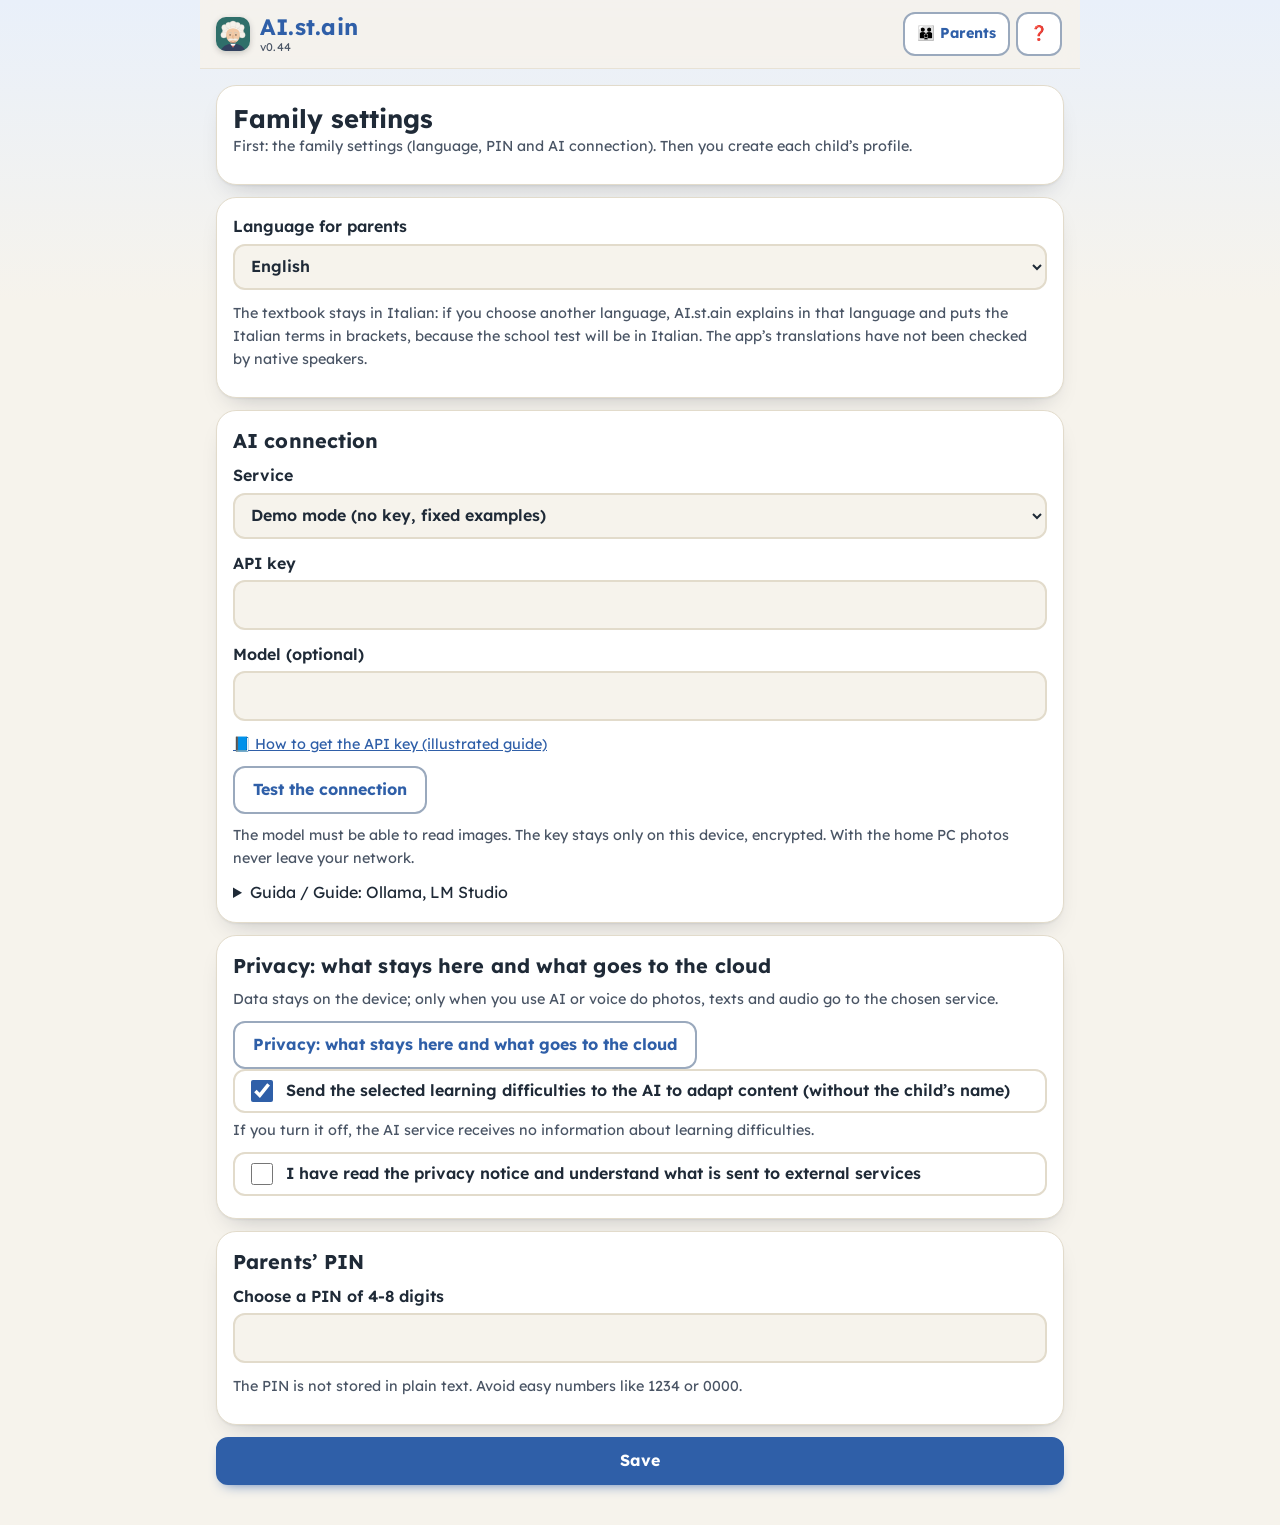
<file: index.html>
<!doctype html>
<html lang="it">
<head>
<meta charset="utf-8">
<meta http-equiv="Content-Security-Policy" content="default-src 'none'; script-src 'self'; style-src 'self'; style-src-attr 'unsafe-inline'; img-src 'self' data: blob:; font-src 'self'; connect-src 'self' https://api.anthropic.com https://openrouter.ai https://generativelanguage.googleapis.com https://api.groq.com http://localhost:* http://127.0.0.1:*; manifest-src 'self'; worker-src 'self'; base-uri 'none'; form-action 'none'; object-src 'none'">
<meta name="referrer" content="no-referrer">
<meta name="viewport" content="width=device-width, initial-scale=1, viewport-fit=cover">
<meta name="theme-color" content="#2f6f6a">
<meta name="color-scheme" content="light dark">
<title>AI.st.ain</title>
<meta name="description" content="App gratuita per studiare: dalle foto del libro a riassunti, schemi, mappe e test, con aiuti per i DSA. I dati restano sul dispositivo.">
<meta property="og:type" content="website">
<meta property="og:title" content="AI.st.ain, l'app di studio gratuita">
<meta property="og:description" content="Dalle foto del libro a riassunti, schemi, mappe e test, con aiuti per i DSA. Senza account: i dati restano sul dispositivo.">
<meta property="og:url" content="https://toskurim.github.io/Scio/presentazione.html">
<meta property="og:image" content="https://toskurim.github.io/Scio/icons/anteprima.png">
<meta property="og:image:width" content="1200">
<meta property="og:image:height" content="630">
<meta property="og:locale" content="it_IT">
<meta name="twitter:card" content="summary_large_image">
<link rel="manifest" href="manifest.webmanifest">
<link rel="icon" href="icons/favicon.svg" type="image/svg+xml">
<link rel="apple-touch-icon" href="icons/apple-touch-icon.png">
<link rel="stylesheet" href="style.css">
</head>
<body>
<noscript>AI.st.ain ha bisogno di JavaScript per funzionare.</noscript>
<main id="app"></main>
<div id="stampa" aria-hidden="true"></div>
<script src="i18n.js"></script>
<script src="app.js"></script>
</body>
</html>
</file>
<file: style.css>
/* Scio — stili. Font in locale (licenza OFL), nessuna risorsa esterna. */
@font-face{font-family:'Lexend';font-style:normal;font-weight:400;font-display:swap;src:url(fonts/lexend-latin-400-normal.woff2) format('woff2');unicode-range:U+0000-00FF,U+0131,U+0152-0153,U+02BB-02BC,U+02C6,U+02DA,U+02DC,U+0304,U+0308,U+0329,U+2000-206F,U+20AC,U+2122,U+2191,U+2193,U+2212,U+2215,U+FEFF,U+FFFD}
@font-face{font-family:'Lexend';font-style:normal;font-weight:400;font-display:swap;src:url(fonts/lexend-latin-ext-400-normal.woff2) format('woff2');unicode-range:U+0100-02BA,U+02BD-02C5,U+02C7-02CC,U+02CE-02D7,U+02DD-02FF,U+0304,U+0308,U+0329,U+1D00-1DBF,U+1E00-1E9F,U+1EF2-1EFF,U+2020,U+20A0-20AB,U+20AD-20C0,U+2113,U+2C60-2C7F,U+A720-A7FF}
@font-face{font-family:'Lexend';font-style:normal;font-weight:500;font-display:swap;src:url(fonts/lexend-latin-500-normal.woff2) format('woff2');unicode-range:U+0000-00FF,U+0131,U+0152-0153,U+02BB-02BC,U+02C6,U+02DA,U+02DC,U+0304,U+0308,U+0329,U+2000-206F,U+20AC,U+2122,U+2191,U+2193,U+2212,U+2215,U+FEFF,U+FFFD}
@font-face{font-family:'Lexend';font-style:normal;font-weight:500;font-display:swap;src:url(fonts/lexend-latin-ext-500-normal.woff2) format('woff2');unicode-range:U+0100-02BA,U+02BD-02C5,U+02C7-02CC,U+02CE-02D7,U+02DD-02FF,U+0304,U+0308,U+0329,U+1D00-1DBF,U+1E00-1E9F,U+1EF2-1EFF,U+2020,U+20A0-20AB,U+20AD-20C0,U+2113,U+2C60-2C7F,U+A720-A7FF}
@font-face{font-family:'Lexend';font-style:normal;font-weight:600;font-display:swap;src:url(fonts/lexend-latin-600-normal.woff2) format('woff2');unicode-range:U+0000-00FF,U+0131,U+0152-0153,U+02BB-02BC,U+02C6,U+02DA,U+02DC,U+0304,U+0308,U+0329,U+2000-206F,U+20AC,U+2122,U+2191,U+2193,U+2212,U+2215,U+FEFF,U+FFFD}
@font-face{font-family:'Lexend';font-style:normal;font-weight:600;font-display:swap;src:url(fonts/lexend-latin-ext-600-normal.woff2) format('woff2');unicode-range:U+0100-02BA,U+02BD-02C5,U+02C7-02CC,U+02CE-02D7,U+02DD-02FF,U+0304,U+0308,U+0329,U+1D00-1DBF,U+1E00-1E9F,U+1EF2-1EFF,U+2020,U+20A0-20AB,U+20AD-20C0,U+2113,U+2C60-2C7F,U+A720-A7FF}
@font-face{font-family:'Lexend';font-style:normal;font-weight:700;font-display:swap;src:url(fonts/lexend-latin-700-normal.woff2) format('woff2');unicode-range:U+0000-00FF,U+0131,U+0152-0153,U+02BB-02BC,U+02C6,U+02DA,U+02DC,U+0304,U+0308,U+0329,U+2000-206F,U+20AC,U+2122,U+2191,U+2193,U+2212,U+2215,U+FEFF,U+FFFD}
@font-face{font-family:'Lexend';font-style:normal;font-weight:700;font-display:swap;src:url(fonts/lexend-latin-ext-700-normal.woff2) format('woff2');unicode-range:U+0100-02BA,U+02BD-02C5,U+02C7-02CC,U+02CE-02D7,U+02DD-02FF,U+0304,U+0308,U+0329,U+1D00-1DBF,U+1E00-1E9F,U+1EF2-1EFF,U+2020,U+20A0-20AB,U+20AD-20C0,U+2113,U+2C60-2C7F,U+A720-A7FF}
@font-face{font-family:'Andika';font-style:normal;font-weight:400;font-display:swap;src:url(fonts/andika-latin-400-normal.woff2) format('woff2');unicode-range:U+0000-00FF,U+0131,U+0152-0153,U+02BB-02BC,U+02C6,U+02DA,U+02DC,U+0304,U+0308,U+0329,U+2000-206F,U+20AC,U+2122,U+2191,U+2193,U+2212,U+2215,U+FEFF,U+FFFD}
@font-face{font-family:'Andika';font-style:normal;font-weight:400;font-display:swap;src:url(fonts/andika-latin-ext-400-normal.woff2) format('woff2');unicode-range:U+0100-02BA,U+02BD-02C5,U+02C7-02CC,U+02CE-02D7,U+02DD-02FF,U+0304,U+0308,U+0329,U+1D00-1DBF,U+1E00-1E9F,U+1EF2-1EFF,U+2020,U+20A0-20AB,U+20AD-20C0,U+2113,U+2C60-2C7F,U+A720-A7FF}
@font-face{font-family:'Andika';font-style:normal;font-weight:700;font-display:swap;src:url(fonts/andika-latin-700-normal.woff2) format('woff2');unicode-range:U+0000-00FF,U+0131,U+0152-0153,U+02BB-02BC,U+02C6,U+02DA,U+02DC,U+0304,U+0308,U+0329,U+2000-206F,U+20AC,U+2122,U+2191,U+2193,U+2212,U+2215,U+FEFF,U+FFFD}
@font-face{font-family:'Andika';font-style:normal;font-weight:700;font-display:swap;src:url(fonts/andika-latin-ext-700-normal.woff2) format('woff2');unicode-range:U+0100-02BA,U+02BD-02C5,U+02C7-02CC,U+02CE-02D7,U+02DD-02FF,U+0304,U+0308,U+0329,U+1D00-1DBF,U+1E00-1E9F,U+1EF2-1EFF,U+2020,U+20A0-20AB,U+20AD-20C0,U+2113,U+2C60-2C7F,U+A720-A7FF}
@font-face{font-family:'Atkinson Hyperlegible';font-style:normal;font-weight:400;font-display:swap;src:url(fonts/atkinson-hyperlegible-latin-400-normal.woff2) format('woff2');unicode-range:U+0000-00FF,U+0131,U+0152-0153,U+02BB-02BC,U+02C6,U+02DA,U+02DC,U+0304,U+0308,U+0329,U+2000-206F,U+20AC,U+2122,U+2191,U+2193,U+2212,U+2215,U+FEFF,U+FFFD}
@font-face{font-family:'Atkinson Hyperlegible';font-style:normal;font-weight:400;font-display:swap;src:url(fonts/atkinson-hyperlegible-latin-ext-400-normal.woff2) format('woff2');unicode-range:U+0100-02BA,U+02BD-02C5,U+02C7-02CC,U+02CE-02D7,U+02DD-02FF,U+0304,U+0308,U+0329,U+1D00-1DBF,U+1E00-1E9F,U+1EF2-1EFF,U+2020,U+20A0-20AB,U+20AD-20C0,U+2113,U+2C60-2C7F,U+A720-A7FF}
@font-face{font-family:'Atkinson Hyperlegible';font-style:normal;font-weight:700;font-display:swap;src:url(fonts/atkinson-hyperlegible-latin-700-normal.woff2) format('woff2');unicode-range:U+0000-00FF,U+0131,U+0152-0153,U+02BB-02BC,U+02C6,U+02DA,U+02DC,U+0304,U+0308,U+0329,U+2000-206F,U+20AC,U+2122,U+2191,U+2193,U+2212,U+2215,U+FEFF,U+FFFD}
@font-face{font-family:'Atkinson Hyperlegible';font-style:normal;font-weight:700;font-display:swap;src:url(fonts/atkinson-hyperlegible-latin-ext-700-normal.woff2) format('woff2');unicode-range:U+0100-02BA,U+02BD-02C5,U+02C7-02CC,U+02CE-02D7,U+02DD-02FF,U+0304,U+0308,U+0329,U+1D00-1DBF,U+1E00-1E9F,U+1EF2-1EFF,U+2020,U+20A0-20AB,U+20AD-20C0,U+2113,U+2C60-2C7F,U+A720-A7FF}
:root{--fs:1}
[data-tema=calmo]{--bg:#F6F3EC;--card:#FFFFFF;--ink:#1F2A37;--muted:#4A5565;--accent:#2F5FA8;--acc-ink:#FFFFFF;--border:#D8D1C0;--soft:#DCE8F7;--mark:#FFE9A8;--mark-ink:#1F2A37;--ok:#D9EEE3;--ok-ink:#14543A;--warn:#FBE7C2;--warn-ink:#6B4208;--font:'Lexend',system-ui,sans-serif;--r:16px;--bw:2px;--shadow:none}
[data-tema=gioco]{--bg:#FFF1CC;--card:#FFFFFF;--ink:#2B1B4D;--muted:#4B3A74;--accent:#6C3FC5;--acc-ink:#FFFFFF;--border:#2B1B4D;--soft:#EFE8FF;--mark:#FFC93C;--mark-ink:#2B1B4D;--ok:#B8F0D2;--ok-ink:#2B1B4D;--warn:#FFD9A0;--warn-ink:#2B1B4D;--font:'Atkinson Hyperlegible',system-ui,sans-serif;--r:22px;--bw:3px;--shadow:0 5px 0 #2B1B4D}
[data-tema=notte]{--bg:#161B24;--card:#212936;--ink:#E6EAF0;--muted:#B4BDCB;--accent:#5ED1C0;--acc-ink:#0C1F1C;--border:#3A465A;--soft:#2A3342;--mark:#F2B84B;--mark-ink:#1B1500;--ok:#1F3D36;--ok-ink:#BFF0E6;--warn:#4A3A1A;--warn-ink:#F6D58F;--font:'Andika',system-ui,sans-serif;--r:16px;--bw:2px;--shadow:none}
*{box-sizing:border-box}
html{font-size:calc(16px * var(--fs))}
body{margin:0;background:var(--bg);color:var(--ink);font-family:var(--font);line-height:var(--lh,1.6);letter-spacing:var(--ls,0);word-spacing:var(--ws,0)}
#app{max-width:880px;margin:0 auto;padding:16px 16px 40px}
h1{font-size:1.6rem;line-height:1.3;margin:0}
h2{font-size:1.25rem;line-height:1.4;margin:0 0 8px}
h3{font-size:1.1rem;margin:0 0 6px}
p{margin:0 0 10px}
.bar{display:flex;align-items:center;justify-content:space-between;gap:8px;margin-bottom:16px;flex-wrap:wrap}
.brand{font-weight:700;font-size:1.4rem;color:var(--accent)}
.brand{background:none;border:0;padding:4px 8px;margin-left:-8px;border-radius:10px;cursor:pointer;font-family:inherit;text-align:left;min-height:44px}
.brand:focus-visible{outline:3px solid var(--accent);outline-offset:2px}
.brand small{font-size:.7rem;color:var(--muted);font-weight:400;margin-left:6px}
.row{display:flex;gap:8px;flex-wrap:wrap;align-items:center}
.card{background:var(--card);border:var(--bw) solid var(--border);border-radius:var(--r);padding:16px;margin-bottom:12px;box-shadow:var(--shadow)}
.btn{min-height:48px;padding:0 18px;border:var(--bw) solid var(--accent);border-radius:calc(var(--r) - 4px);background:var(--accent);color:var(--acc-ink);font:inherit;font-weight:700;cursor:pointer;display:inline-flex;align-items:center;justify-content:center;gap:8px;text-decoration:none}
.btn.sec{background:var(--card);color:var(--accent)}
.btn.full{width:100%}
.btn.small{min-height:44px;padding:0 12px;font-size:.9rem}
.btn:disabled{opacity:.5;cursor:default}
.chip{display:inline-block;padding:4px 12px;border-radius:999px;background:var(--soft);color:var(--ink);font-size:.85rem;font-weight:700;border:2px solid transparent}
.chip.ok{background:var(--ok);color:var(--ok-ink)}
.chip.warn{background:var(--warn);color:var(--warn-ink)}
.tabs{display:flex;gap:6px;overflow-x:auto;margin-bottom:12px;padding-bottom:4px}
.tab{min-height:44px;padding:0 16px;border:var(--bw) solid var(--border);border-radius:999px;background:var(--card);color:var(--ink);font:inherit;font-weight:600;cursor:pointer;white-space:nowrap}
.tab.on{background:var(--accent);color:var(--acc-ink);border-color:var(--accent)}
label.f{display:flex;flex-direction:column;gap:4px;margin-bottom:12px;font-weight:600}
input[type=text],input[type=password],input[type=number],select,textarea{font:inherit;padding:10px 12px;border:2px solid var(--border);border-radius:12px;background:var(--bg);color:var(--ink);width:100%}
textarea{resize:vertical;min-height:80px}
.chk{display:flex;align-items:center;gap:10px;min-height:44px;padding:6px 12px;border:2px solid var(--border);border-radius:12px;margin-bottom:6px;background:var(--card);font-weight:600}
.chk input{width:22px;height:22px;accent-color:var(--accent)}
mark{background:var(--mark);color:var(--mark-ink);padding:0 4px;border-radius:4px;-webkit-print-color-adjust:exact;print-color-adjust:exact}
mark.m-d{background:#BFDDF5;color:#10243A;font-weight:700}
mark.m-p{background:#C8EBC9;color:#10301A;text-decoration:underline;text-decoration-thickness:2px;text-underline-offset:3px}
.legenda{margin:10px 0;padding:8px 12px;border:var(--bw) solid var(--border);border-radius:12px;font-size:.95rem;line-height:2}
.dsainfo{margin:2px 0 12px 32px;padding:10px 14px;border-left:4px solid var(--accent);background:var(--soft);border-radius:8px;font-size:.95rem}
.dsainfo ul{margin:4px 0 4px 18px;padding:0}
.muted{color:var(--muted);font-size:.9rem}
.opt{display:block;width:100%;text-align:left;min-height:52px;padding:10px 14px;margin-bottom:8px;border:var(--bw) solid var(--border);border-radius:calc(var(--r) - 4px);background:var(--card);color:var(--ink);font:inherit;font-weight:600;cursor:pointer}
.opt.sel{border-color:var(--accent);background:var(--soft)}
.opt.good{background:var(--ok);color:var(--ok-ink);border-color:var(--ok-ink)}
.opt.bad{background:var(--warn);color:var(--warn-ink);border-color:var(--warn-ink)}
.fb{padding:12px 14px;border-radius:calc(var(--r) - 4px);margin:10px 0;border:2px solid var(--border);background:var(--soft)}
.fb.ok{background:var(--ok);color:var(--ok-ink)}
.fb.warn{background:var(--warn);color:var(--warn-ink)}
 #stampa{display:none}
@media print{
  body{background:#fff!important;color:#000!important}
  #app,.toast{display:none!important}
  #stampa{display:block;color:#000;background:#fff;font-size:12pt;line-height:1.55}
  #stampa h1{font-size:21pt;margin:0 0 2pt} #stampa .meta{color:#444;margin:0 0 10pt;font-size:10pt}
  #stampa h2{font-size:14pt;margin:16pt 0 6pt;border-bottom:1px solid #888;padding-bottom:2pt;break-after:avoid}
  #stampa h3{font-size:12pt;margin:8pt 0 2pt;break-after:avoid}
  #stampa mark{background:#ffe9a0;color:#000;padding:0 1pt}
  #stampa mark.m-d{background:#BFDDF5;font-weight:700} #stampa mark.m-p{background:#C8EBC9;text-decoration:underline}
  #stampa .legenda{border:1px solid #777;border-radius:6pt;padding:4pt 8pt;margin:6pt 0 10pt;font-size:10pt;line-height:2}
  #stampa .nuova{break-before:page}
  #stampa h3{break-after:avoid}
  #stampa .ramo{break-inside:avoid;border:1px solid #777;border-radius:6pt;padding:5pt 10pt;margin:6pt 0}
  #stampa .radice{display:inline-block;border:2px solid #000;border-radius:8pt;padding:4pt 12pt;font-weight:700;margin-bottom:6pt}
  #stampa ul{margin:2pt 0 2pt 16pt;padding:0} #stampa p{margin:3pt 0}
  @page{margin:16mm}
}
.mat-grid{display:grid;grid-template-columns:repeat(auto-fill,minmax(160px,1fr));gap:12px;margin-bottom:16px}
.mat{display:flex;flex-direction:column;align-items:flex-start;justify-content:center;gap:4px;min-height:96px;padding:14px 16px;border:var(--bw) solid var(--border);border-radius:var(--r);background:var(--card);color:var(--ink);font:inherit;text-align:left;cursor:pointer;box-shadow:var(--shadow)}
.mat b{font-size:1.15rem}
.mat:focus-visible,.mat:hover{border-color:var(--accent)}
.thumbs{display:flex;gap:8px;flex-wrap:wrap;margin:10px 0}
.th{position:relative;width:140px}
.th img{width:140px;height:140px;object-fit:cover;border-radius:12px;border:2px solid var(--border)}
.th .row{margin-top:4px;gap:2px;flex-wrap:nowrap}
.th button{min-width:44px;min-height:44px;border:2px solid var(--border);background:var(--card);color:var(--ink);border-radius:10px;font:inherit;cursor:pointer}
.tree{border-left:4px solid var(--accent);padding-left:14px;margin:8px 0 16px}
.tree ul{margin:6px 0;padding-left:20px}
.step{display:flex;gap:10px;align-items:flex-start}
.num{min-width:30px;height:30px;border-radius:15px;background:var(--accent);color:var(--acc-ink);display:flex;align-items:center;justify-content:center;font-weight:700;font-size:.9rem;flex-shrink:0}
.num.done{background:var(--ok-ink);color:var(--ok)}
.spin{position:relative;width:40px;height:40px;margin-inline-end:22px;vertical-align:middle;border-radius:10px;background:url(icons/favicon.svg) center/cover no-repeat;animation:pensa 1.8s ease-in-out infinite;display:inline-block}
.spin::after{content:"";position:absolute;top:2px;inset-inline-end:-18px;width:5px;height:5px;border-radius:50%;background:var(--accent);box-shadow:7px -6px 0 1px var(--accent),15px -13px 0 2px var(--accent);animation:bolle 1.8s ease-in-out infinite}
@keyframes pensa{0%,100%{transform:rotate(-4deg) translateY(0)}50%{transform:rotate(4deg) translateY(-3px)}}
@keyframes bolle{0%,100%{opacity:.25}50%{opacity:1}}
@keyframes g{to{transform:rotate(360deg)}}
@media (prefers-reduced-motion:reduce){.spin,.spin::after{animation:none}}
.toast{position:fixed;left:50%;bottom:20px;transform:translateX(-50%);background:var(--ink);color:var(--bg);padding:12px 18px;border-radius:12px;max-width:90%;z-index:9}
a{color:var(--accent)}
:focus-visible{outline:3px solid var(--accent);outline-offset:2px}

/* v0.7: lettura con parola evidenziata, aspetto, lingue da destra a sinistra */
.lettura-testo{max-height:50vh;overflow:auto;padding:8px 4px;font-size:1.05rem;line-height:var(--lh,1.8)}
.lettura-testo .ora{background:var(--mark);color:var(--mark-ink);border-radius:4px;box-shadow:0 0 0 2px var(--accent)}
#anteprima{margin-top:8px}
input[type=range]{width:100%;min-height:36px}
#mic.on{outline:3px solid var(--accent);animation:pulsa 1s infinite}
@keyframes pulsa{50%{opacity:.6}}
[dir=rtl] .brand{text-align:right;margin-left:0;margin-right:-8px}
[dir=rtl] .dsainfo{margin:2px 32px 12px 0;border-left:0;border-right:4px solid var(--accent)}
[dir=rtl] .dsainfo ul{margin:4px 18px 4px 0}
[dir=rtl] .tree{border-left:0;border-right:4px solid var(--accent);padding-left:0;padding-right:14px}
[dir=rtl] .tree ul{padding-left:0;padding-right:20px}

/* v0.10: mappe concettuali */
.mappa-wrap{overflow:auto;max-height:70vh;margin-top:10px;border:1px solid var(--border);border-radius:10px;background:var(--card)}
.mp-svg{display:block;max-width:none}
.mappa-wrap .mp-svg{max-width:none}
#stampa .mp-svg{max-width:100%;height:auto}
.mp-arco{fill:none;stroke:var(--muted);stroke-width:2}
.mp-cross{stroke-dasharray:6 5}
.mp-fr{fill:var(--muted)}
.mp-lab{fill:var(--card);stroke:var(--border);stroke-width:1}
.mp-lt{font-size:12px;fill:var(--ink);font-family:inherit}
.mp-n{stroke:var(--accent);stroke-width:2}
.mp-d0{fill:var(--accent)} .mp-d1{fill:var(--soft)} .mp-d2{fill:var(--card)} .mp-d3{fill:var(--card);stroke:var(--border)}
.mp-t{font-size:14px;font-family:inherit;font-weight:600}
.mp-td0{fill:var(--acc-ink)} .mp-td1,.mp-td2,.mp-td3{fill:var(--ink)}
@media print{
  @page mappa{size:landscape}
  #stampa .mappa-pg{page:mappa}
  #stampa .mp-d0{fill:#222} #stampa .mp-td0{fill:#fff}
  #stampa .mp-d1,#stampa .mp-d2,#stampa .mp-d3{fill:#fff} #stampa .mp-td1,#stampa .mp-td2,#stampa .mp-td3,#stampa .mp-lt{fill:#000}
  #stampa .mp-n{stroke:#000} #stampa .mp-arco{stroke:#000} #stampa .mp-fr{fill:#000} #stampa .mp-lab{fill:#fff;stroke:#888}
}

/* v0.11: modifica della mappa */
.mp-click{cursor:pointer}
.mp-click:hover .mp-n{stroke-width:4}
.mp-n.mp-sel{stroke:var(--ink);stroke-width:5}
#mp-pannello ul{padding-left:20px}
#mp-pannello li{margin-bottom:6px}

/* v0.12: statistiche per i genitori */
.st-svg{display:block;max-width:100%;height:auto}
.st-bar{fill:var(--accent)} .st-zero{fill:var(--border)}
.st-ok{fill:var(--accent)} .st-basso{fill:var(--card);stroke:var(--accent);stroke-width:2;stroke-dasharray:4 3}
.st-t{font-size:10px;fill:var(--ink);font-family:inherit} .st-d{fill:var(--muted)}
.st-soglia{stroke:var(--muted);stroke-width:1.5;stroke-dasharray:5 4}
.st-scroll{overflow-x:auto}
.st-tab{border-collapse:collapse;width:100%;font-size:.95rem}
.st-tab th,.st-tab td{border-bottom:1px solid var(--border);padding:6px 8px;text-align:left}
[dir=rtl] .st-tab th,[dir=rtl] .st-tab td{text-align:right}
@media print{
  #stampa .st-bar,#stampa .st-ok{fill:#333} #stampa .st-basso{fill:#fff;stroke:#000} #stampa .st-t{fill:#000} #stampa .st-zero{fill:#999} #stampa .st-soglia{stroke:#000}
  #stampa .st-tab{border-collapse:collapse;width:100%} #stampa .st-tab th,#stampa .st-tab td{border-bottom:1px solid #888;padding:3pt 6pt;text-align:left}
  #stampa .st-svg{max-width:100%;height:auto;break-inside:avoid} #stampa h3{break-after:avoid}
}

/* v0.14 */
.badges{display:flex;flex-wrap:wrap;gap:8px;margin-top:8px}
.badge{padding:6px 10px;border:1px solid var(--border);border-radius:999px;font-size:.9rem;color:var(--muted)}
.badge.on{background:var(--soft);color:var(--ink);border-color:var(--accent);font-weight:600}
progress{width:100%;height:14px;accent-color:var(--accent)}
.mappa-wrap.edit .mp-drag{cursor:grab}
.mp-drag,.mp-drag *{touch-action:none}
.mappa-wrap.edit .mp-dlab .mp-lab{stroke:var(--accent);stroke-dasharray:3 2}
@media print{
  @page mappa{size:landscape;margin:12mm}
  #stampa .mappa-pg{page:mappa;break-before:page;break-after:page}
  #stampa section:first-child .mappa-pg,#stampa .mappa-pg:first-child{break-before:auto}
  #stampa .mappa-pg .mp-svg{width:100%;height:152mm;max-width:100%}
  #stampa .nuova-pg{break-before:page}
  #stampa p,#stampa li{orphans:3;widows:3}
  #stampa li{break-inside:avoid}
  #stampa .es-pr{break-inside:avoid;margin-bottom:8pt}
  #stampa .rispo{height:26mm;border-bottom:1px dotted #888}
  #stampa section{break-inside:auto}
}

/* v0.16 */
.bolla{padding:10px 12px;border-radius:14px;margin:8px 0;max-width:92%;line-height:1.5}
.bolla.ai{background:var(--soft)}
.bolla.io{background:var(--card);border:1px solid var(--border);margin-left:auto}
.mic-grande{font-size:1.15rem;padding:14px 22px;min-height:52px}
.btn.rec{background:var(--warn);color:var(--warn-ink);border-color:var(--warn-ink)}
.rec-dot{color:var(--warn-ink)}
#or-live{min-height:3em;margin:6px 0}

/* ===== v0.23: grafica più curata, tutorial con frecce, questionario DSA ===== */
[data-tema=calmo]{--shadow:0 1px 2px rgba(20,30,50,.06),0 12px 26px -14px rgba(20,30,50,.28);--border:#E2DBCB}
[data-tema=notte]{--shadow:0 1px 2px rgba(0,0,0,.4),0 12px 26px -14px rgba(0,0,0,.7)}
body[data-tema=calmo]{background:linear-gradient(180deg,#E9F0FA 0,#F6F3EC 300px) no-repeat,var(--bg)}
body[data-tema=notte]{background:linear-gradient(180deg,#1E2837 0,#161B24 320px) no-repeat,var(--bg)}
body[data-tema=gioco]{background:radial-gradient(#F6D77C 2px,transparent 2.5px) 0 0/24px 24px,var(--bg)}
.bar{top:0;z-index:6;margin:-16px -16px 16px;padding:10px 16px;background:color-mix(in srgb,var(--bg) 86%,transparent);-webkit-backdrop-filter:blur(10px);backdrop-filter:blur(10px);border-bottom:1px solid color-mix(in srgb,var(--border) 70%,transparent)}
.brand{display:inline-flex;align-items:center;gap:10px;letter-spacing:.01em}
.brand-ico{width:34px;height:34px;border-radius:10px;box-shadow:0 2px 6px rgba(0,0,0,.2);flex:none}
.brand span{display:flex;flex-direction:column;line-height:1.1}
.brand small{margin:2px 0 0}
.nav{flex-wrap:wrap;gap:6px;padding:2px}
.nav .btn{white-space:nowrap;padding:0 12px}
@media (max-width:620px){.bar{flex-wrap:wrap}.nav{width:100%}}
[data-tema=calmo] .card,[data-tema=notte] .card{border-width:1px}
.card{border-radius:calc(var(--r) + 4px)}
.btn,.mat,.tab,.opt{transition:transform .12s ease,box-shadow .15s ease,background-color .15s,border-color .15s}
.btn:hover:not(:disabled){transform:translateY(-1px)}
.btn:active:not(:disabled){transform:translateY(0) scale(.98)}
[data-tema=calmo] .btn:not(.sec),[data-tema=notte] .btn:not(.sec){box-shadow:0 6px 14px -8px var(--accent)}
.btn.sec{border-color:color-mix(in srgb,var(--accent) 40%,var(--border))}
.btn.sec:hover:not(:disabled){background:var(--soft)}
.hero{display:flex;align-items:center;gap:16px;padding:18px;margin-bottom:18px;border-radius:calc(var(--r) + 8px);background:linear-gradient(135deg,var(--soft),var(--card) 75%);border:1px solid var(--border);box-shadow:var(--shadow)}
.hero img{width:64px;height:64px;border-radius:18px;flex:none;box-shadow:0 6px 14px -6px rgba(0,0,0,.35)}
.hero h1{font-size:1.7rem}
.hero p{margin:4px 0 0}
.mat{position:relative;gap:8px;min-height:120px}
.mat:hover{transform:translateY(-2px)}
.mat-ico{width:46px;height:46px;border-radius:14px;display:grid;place-items:center;font-size:1.5rem;background:hsl(var(--h,210) 75% 90%)}
[data-tema=notte] .mat-ico{background:hsl(var(--h,210) 35% 26%)}
.tab.on{box-shadow:0 6px 14px -8px var(--accent)}
h2{letter-spacing:.005em}
.promo{background:linear-gradient(135deg,var(--soft),var(--card) 80%)}
#app.entra>*{animation:entra .32s ease both}
#app.entra>*:nth-child(2){animation-delay:.04s}#app.entra>*:nth-child(3){animation-delay:.08s}#app.entra>*:nth-child(4){animation-delay:.12s}#app.entra>*:nth-child(n+5){animation-delay:.16s}
@keyframes entra{from{opacity:0;transform:translateY(10px)}}
/* tutorial con frecce */
#tour{position:fixed;inset:0;z-index:100}
.tour-spot{position:fixed;border-radius:14px;box-shadow:0 0 0 9999px rgba(10,15,25,.68);outline:3px solid #fff;pointer-events:none;transition:left .25s ease,top .25s ease,width .25s ease,height .25s ease}
.tour-spot::after{content:"";position:absolute;inset:-9px;border-radius:20px;border:3px solid var(--accent);animation:tourpulse 1.5s ease-out infinite}
@keyframes tourpulse{0%{transform:scale(.96);opacity:1}100%{transform:scale(1.08);opacity:0}}
.tour-arrow{position:fixed;inset:0;width:100%;height:100%;pointer-events:none;overflow:visible}
.tour-arrow>path{fill:none;stroke:#fff;stroke-width:3.5;stroke-linecap:round;stroke-dasharray:9 7;animation:tourdash .9s linear infinite;filter:drop-shadow(0 1px 3px rgba(0,0,0,.6))}
@keyframes tourdash{to{stroke-dashoffset:-16}}
.tour-box{position:fixed;background:var(--card);color:var(--ink);border-radius:20px;padding:16px;border:2px solid var(--accent);box-shadow:0 20px 44px -10px rgba(0,0,0,.6);outline:none}
.tour-box .tour-t{font-size:1.05rem;font-weight:600;margin:4px 0 12px}
.tour-n{font-size:.8rem}
.tour-btns{justify-content:flex-end}
/* questionario DSA */
.dsaq{position:fixed;inset:0;z-index:90;background:rgba(10,15,25,.62);display:flex;align-items:center;justify-content:center;padding:12px}
.dsaq-box{background:var(--card);color:var(--ink);width:100%;max-width:640px;max-height:calc(100vh - 24px);overflow:auto;border-radius:24px;padding:20px;box-shadow:0 24px 60px -16px rgba(0,0,0,.6)}
.dsaq-prog{height:8px;border-radius:99px;background:var(--soft);margin-bottom:10px;overflow:hidden}
.dsaq-prog span{display:block;height:100%;background:var(--accent);border-radius:99px;transition:width .3s}
.dq{border:0;border-bottom:1px solid var(--border);padding:12px 0;margin:0}
.dq legend{font-weight:600;padding:0;margin-bottom:8px}
.dq .opts{display:flex;gap:6px;flex-wrap:wrap}
.dq label{position:relative;flex:1;min-width:92px;min-height:44px;display:flex;align-items:center;justify-content:center;text-align:center;border:2px solid var(--border);border-radius:12px;padding:8px 6px;font-weight:600;cursor:pointer;background:var(--card)}
.dq input{position:absolute;opacity:0;inset:0;cursor:pointer}
.dq label:has(input:checked){background:var(--accent);color:var(--acc-ink);border-color:var(--accent)}
.dq label:focus-within{outline:3px solid var(--accent);outline-offset:2px}
@media (prefers-reduced-motion:reduce){#app.entra>*,.tour-spot::after,.tour-arrow path,.btn,.mat{animation:none!important;transition:none!important}}
@media print{#tour,.dsaq{display:none!important}}
.tour-spot{z-index:1}.tour-arrow{z-index:2}.tour-box{z-index:3}
@media (min-width:700px){.bar{position:sticky}}

/* v0.25: mappa concettuale a tutto schermo */
.mp-full{display:flex;flex-direction:column;gap:8px;height:100vh;height:100dvh;margin:-16px;padding:10px 12px;background:var(--bg)}
.mp-full-bar{display:flex;align-items:center;gap:12px}
.mp-full-t{font-size:1.1rem;overflow:hidden;text-overflow:ellipsis;white-space:nowrap}
.mp-full-map{flex:1;min-height:0;display:flex;flex-direction:column;gap:6px}
.mp-full-map .mappa-wrap{flex:1;min-height:0;max-height:none;margin-top:0}
.mp-full-map p{margin:0}
.mp-full-pan{overflow:auto;max-height:42dvh}
@media (min-width:900px){.mp-full.ed{display:grid;grid-template-columns:1fr 360px;grid-template-rows:auto 1fr}.mp-full.ed .mp-full-bar{grid-column:1/3}.mp-full.ed .mp-full-pan{max-height:none;min-height:0}}
#app:has(.mp-full){max-width:none;padding:0}
#app:has(.mp-full) .mp-full{margin:0}
.mp-full.ed{grid-template-columns:minmax(0,1fr) 360px}
.mp-full-pan{min-width:0;padding-right:2px}
.mp-full-pan .card{margin:0 0 10px}

/* v0.26: profilo universitario, grafica più sobria e adulta */
body[data-liv=universita]{--r:8px;--bw:1px}
body[data-liv=universita][data-tema=calmo]{background:var(--bg);--bg:#F3F4F6;--accent:#26466F;--soft:#E4E9F0;--border:#D5D9E0;--shadow:0 1px 2px rgba(20,30,50,.08)}
body[data-liv=universita][data-tema=notte]{background:var(--bg);--accent:#8FB4E3;--acc-ink:#0F1722;--shadow:0 1px 2px rgba(0,0,0,.4)}
body[data-liv=universita] .card{box-shadow:var(--shadow);border-width:1px}
body[data-liv=universita] .btn:not(.sec){box-shadow:none;border-radius:6px}
body[data-liv=universita] .btn,body[data-liv=universita] .tab,body[data-liv=universita] input,body[data-liv=universita] select,body[data-liv=universita] textarea{border-radius:6px}
body[data-liv=universita] h1,body[data-liv=universita] h2{font-weight:600;letter-spacing:0}
body[data-liv=universita] .mat-ico{display:none}
body[data-liv=universita] *{animation:none!important}

/* v0.39 · avviso di versione nuova */
.upd{position:fixed;left:max(12px,env(safe-area-inset-left,0px));right:max(12px,env(safe-area-inset-right,0px));bottom:max(12px,env(safe-area-inset-bottom,0px));z-index:50;display:flex;flex-wrap:wrap;gap:8px 12px;align-items:center;justify-content:center;background:var(--card);color:var(--ink);border:2px solid var(--accent);border-radius:14px;padding:12px 16px;box-shadow:0 6px 24px rgba(0,0,0,.25)}
.ai-nota{font-size:.9rem;margin:4px 0 8px}

/* v0.42 */
main#app{display:block}
.h-es{font-size:1.25rem;line-height:1.4;margin:0 0 8px}
.st-scroll:focus-visible{outline:3px solid var(--accent);outline-offset:2px}

/* v0.43: giochi per la scuola dell'infanzia */
.gi-grid{display:grid;grid-template-columns:repeat(auto-fill,minmax(140px,1fr));gap:12px;margin-bottom:16px}
.gi-tile{align-items:center;text-align:center;min-height:140px}
.gi-ico{font-size:2.6rem;line-height:1}
.gi-card{text-align:center}
.gi-dire{font-size:1.5rem;margin:0}
.gi-voce{font-size:1.5rem;min-width:56px;min-height:56px;flex:none}
.gi-stim{margin:14px 0;font-size:2.6rem;line-height:1.25}
.gi-gr{display:inline-flex;flex-wrap:wrap;gap:6px;justify-content:center;max-width:320px;font-size:2rem;line-height:1.2}
.gi-big{font-size:3.2rem;line-height:1.1}
.gi-num{font-size:3rem;line-height:1}
.gi-opz{display:flex;flex-wrap:wrap;gap:14px;justify-content:center;margin:16px 0 8px}
.gi-opt{min-width:112px;min-height:112px;padding:10px;border:var(--bw) solid var(--border);border-radius:var(--r);background:var(--card);color:var(--ink);font:inherit;cursor:pointer;display:flex;align-items:center;justify-content:center;transition:transform .12s ease}
.gi-opt:active{transform:scale(.96)}
.gi-opt:focus-visible{outline:4px solid var(--accent);outline-offset:3px}
.gi-opt.giusta{background:var(--ok);outline:4px solid var(--ok-ink,#1B7A46)}
.gi-opt.no{opacity:.35}
.gi-fb{font-size:1.3rem;font-weight:700;min-height:1.6em;margin:6px 0}
.gi-stelle{font-size:1.4rem;letter-spacing:2px}.gi-vuote{opacity:.45}
@media (prefers-reduced-motion:reduce){.gi-opt{transition:none}}
</file>
